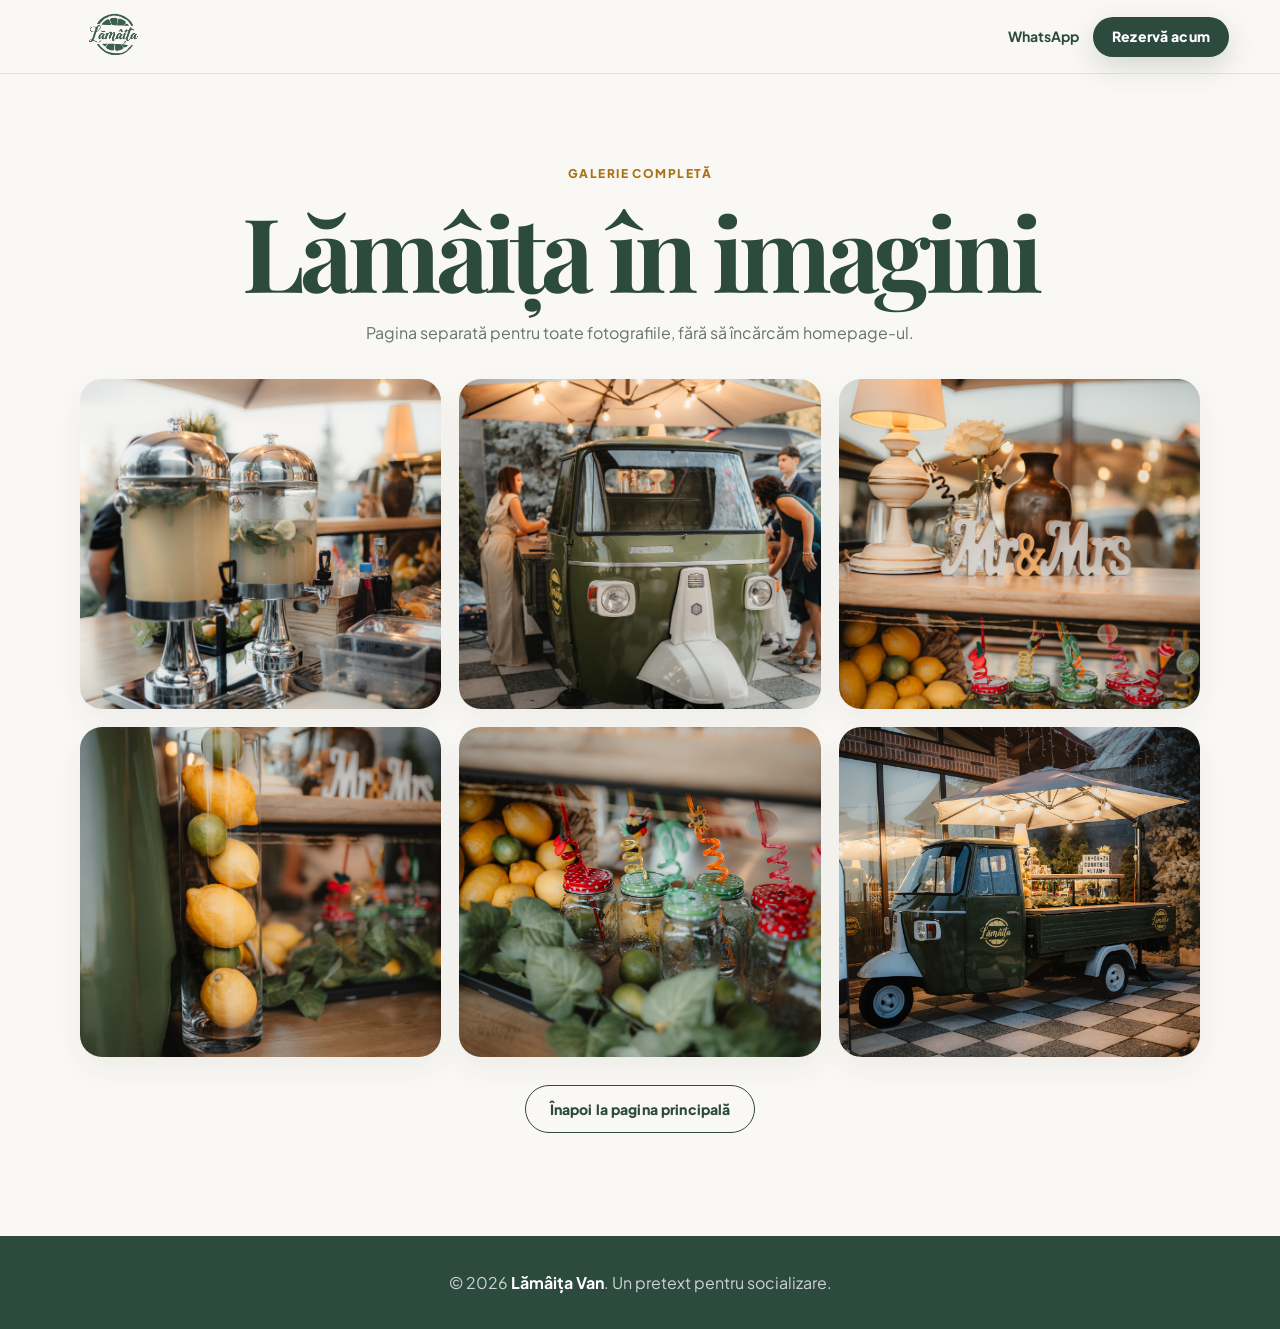
<file: galerie.html>
<!doctype html>
<html lang="ro">
<head>
  <meta charset="utf-8" />
  <meta name="viewport" content="width=device-width, initial-scale=1" />
  <title>Galerie | Lămâița Van</title>
  <meta name="description" content="Galerie foto Lămâița Van." />
  <link rel="preconnect" href="https://fonts.googleapis.com">
  <link rel="preconnect" href="https://fonts.gstatic.com" crossorigin>
  <link href="https://fonts.googleapis.com/css2?family=Playfair+Display:wght@600;700&family=Plus+Jakarta+Sans:wght@400;500;600;700&display=swap" rel="stylesheet">
  <link rel="stylesheet" href="assets/style.css" />
</head>
<body>
  <header class="site-header">
    <a href="index.html" class="brand" aria-label="Lămâița Van acasă">
      <img src="assets/logo-lamaita.png" alt="Lămâița Van" />
    </a>
    <nav class="top-actions" aria-label="Acțiuni rapide">
      <a class="phone-link" href="https://wa.me/40751901132" target="_blank" rel="noopener">WhatsApp</a>
      <a class="btn btn-primary btn-small" href="index.html#rezervare">Rezervă acum</a>
    </nav>
  </header>

  <main class="gallery-page section">
    <div class="section-head">
      <p class="eyebrow">Galerie completă</p>
      <h1>Lămâița în imagini</h1>
      <p>Pagina separată pentru toate fotografiile, fără să încărcăm homepage-ul.</p>
    </div>
    <div class="gallery-grid">
      <img src="assets/gallery-01.jpg" alt="Lămâița Van - galerie 1" />
      <img src="assets/gallery-02.jpg" alt="Lămâița Van - galerie 2" />
      <img src="assets/gallery-03.jpg" alt="Lămâița Van - galerie 3" />
      <img src="assets/gallery-04.jpg" alt="Lămâița Van - galerie 4" />
      <img src="assets/gallery-05.jpg" alt="Lămâița Van - galerie 5" />
      <img src="assets/gallery-06.jpg" alt="Lămâița Van - galerie 6" />
    </div>
    <div class="center">
      <a class="btn btn-ghost" href="index.html">Înapoi la pagina principală</a>
    </div>
  </main>

  <footer class="site-footer">
    <p>© 2026 <strong>Lămâița Van</strong>. Un pretext pentru socializare.</p>
  </footer>
</body>
</html>
</file>
<file: assets/style.css>
:root {
  --bg: #faf8f4;
  --paper: #ffffff;
  --ink: #1f352f;
  --muted: #64736f;
  --green: #2d4a3f;
  --green-soft: #e8efe9;
  --gold: #dfa83d;
  --gold-soft: #fff6dc;
  --line: rgba(31, 53, 47, 0.10);
  --shadow: 0 22px 55px rgba(31, 53, 47, 0.09);
  --serif: 'Playfair Display', Georgia, serif;
  --sans: 'Plus Jakarta Sans', system-ui, -apple-system, BlinkMacSystemFont, 'Segoe UI', sans-serif;
}

* { box-sizing: border-box; }
html { scroll-behavior: smooth; }

body {
  margin: 0;
  background: var(--bg);
  color: var(--ink);
  font-family: var(--sans);
  line-height: 1.6;
  -webkit-font-smoothing: antialiased;
}

a {
  color: inherit;
  text-decoration: none;
}

img,
video {
  display: block;
  width: 100%;
  max-width: 100%;
}

/* HEADER */

.site-header {
  position: sticky;
  top: 0;
  z-index: 30;
  height: 74px;
  display: flex;
  align-items: center;
  justify-content: space-between;
  gap: 16px;
  padding: 0 clamp(18px, 4vw, 56px);
  background: rgba(250, 248, 244, 0.88);
  backdrop-filter: blur(16px);
  border-bottom: 1px solid var(--line);
}

.brand img {
  width: auto;
  height: 72px;
  object-fit: contain;
}

.top-actions {
  display: flex;
  align-items: center;
  gap: 14px;
}

.phone-link {
  font-size: 14px;
  font-weight: 700;
  color: var(--green);
}

/* BUTTONS */

.btn {
  display: inline-flex;
  align-items: center;
  justify-content: center;
  min-height: 48px;
  padding: 0 24px;
  border-radius: 999px;
  border: 1px solid transparent;
  font-size: 14px;
  font-weight: 800;
  letter-spacing: 0.01em;
  cursor: pointer;
  transition: transform 180ms ease, box-shadow 180ms ease, background 180ms ease;
}

.btn:hover {
  transform: translateY(-2px);
}

.btn-primary {
  background: var(--green);
  color: white;
  box-shadow: 0 10px 28px rgba(45, 74, 63, 0.18);
}

.btn-ghost {
  background: transparent;
  color: var(--green);
  border-color: var(--green);
}

.btn-small {
  min-height: 40px;
  padding: 0 18px;
}

/* GENERAL */

.section {
  padding: clamp(62px, 8vw, 105px) clamp(20px, 5vw, 72px);
}

.narrow {
  max-width: 780px;
  margin: 0 auto;
  text-align: center;
}

.center {
  text-align: center;
  margin-top: 28px;
}

.eyebrow {
  margin: 0 0 12px;
  color: #a87218;
  font-size: 12px;
  font-weight: 900;
  letter-spacing: 0.12em;
  text-transform: uppercase;
}

h1,
h2 {
  font-family: var(--serif);
  font-weight: 700;
  line-height: 1.1;
  margin: 0;
  color: var(--green);
}

h1 {
  font-size: clamp(54px, 8vw, 108px);
  letter-spacing: -0.05em;
}

h2 {
  font-size: clamp(34px, 5vw, 62px);
  letter-spacing: -0.035em;
}

p {
  margin: 0;
  color: var(--muted);
}

/* HERO */

.hero {
  min-height: calc(100vh - 74px);
  display: grid;
  grid-template-columns: 0.86fr 1.14fr;
  gap: clamp(28px, 5vw, 72px);
  align-items: center;
  padding: clamp(38px, 6vw, 72px) clamp(20px, 5vw, 72px);
}

.hero-copy {
  max-width: 590px;
}

.hero-line {
  margin-top: 14px;
  font-family: var(--serif);
  font-size: clamp(20px, 2.35vw, 32px);
  color: var(--ink);
  line-height: 1.12;
}

.hero-actions {
  display: flex;
  gap: 14px;
  flex-wrap: wrap;
  margin-top: 34px;
}

.hero-media {
  margin: 0;
  overflow: hidden;
  border-radius: 32px;
  box-shadow: var(--shadow);
  background: var(--green-soft);
}

.hero-media img {
  height: min(76vh, 730px);
  object-fit: cover;
}

/* INTRO */

.intro {
  background: var(--green-soft);
}

.intro p {
  margin-top: 22px;
  font-size: clamp(17px, 2.2vw, 22px);
  color: var(--ink);
}

/* EXPERIENCE */

.split {
  max-width: 1120px;
  margin: 0 auto;
  display: grid;
  grid-template-columns: 0.9fr 1.1fr;
  gap: clamp(28px, 5vw, 76px);
  align-items: center;
}

.soft-panel {
  background: var(--paper);
  border: 1px solid var(--line);
  border-radius: 28px;
  padding: clamp(26px, 4vw, 46px);
  box-shadow: 0 12px 35px rgba(31, 53, 47, 0.04);
}

.soft-panel p {
  color: var(--ink);
  font-size: 18px;
}

.mini-list {
  display: flex;
  flex-wrap: wrap;
  gap: 10px;
  margin-top: 24px;
}

.mini-list span,
.event-tags span {
  display: inline-flex;
  align-items: center;
  min-height: 42px;
  padding: 0 18px;
  border-radius: 999px;
  background: var(--gold-soft);
  color: #8a6419;
  font-weight: 800;
  font-size: 13px;
}

/* PACKAGE */

.package {
  background: #f3efe8;
}

.section-head {
  max-width: 820px;
  margin: 0 auto 34px;
  text-align: center;
}

.section-head p:last-child {
  margin-top: 12px;
}

.package-card {
  max-width: 680px;
  margin: 0 auto;
  background: var(--paper);
  border-radius: 30px;
  padding: clamp(28px, 5vw, 52px);
  box-shadow: var(--shadow);
  border: 1px solid var(--line);
}

.package-card ul {
  list-style: none;
  padding: 0;
  margin: 0 0 30px;
}

.package-card li {
  display: flex;
  gap: 12px;
  padding: 14px 0;
  border-bottom: 1px solid rgba(31, 53, 47, 0.08);
  color: var(--ink);
}

.package-card li::before {
  content: '✓';
  color: var(--gold);
  font-weight: 900;
}

.package-card li:last-child {
  border-bottom: 0;
}

.package-card .btn {
  width: 100%;
}

/* SLIDER */

.slider {
  position: relative;
  max-width: 930px;
  margin: 0 auto;
  overflow: hidden;
  border-radius: 30px;
  background: var(--green-soft);
  box-shadow: var(--shadow);
}

.slider-track {
  display: flex;
  transition: transform 450ms ease;
}

.slider-track img {
  flex: 0 0 100%;
  height: clamp(330px, 58vw, 640px);
  object-fit: cover;
}

.slider-control {
  position: absolute;
  top: 50%;
  z-index: 3;
  transform: translateY(-50%);
  width: 48px;
  height: 48px;
  border-radius: 999px;
  border: 0;
  background: rgba(255, 255, 255, 0.92);
  color: var(--green);
  font-size: 34px;
  line-height: 1;
  cursor: pointer;
  box-shadow: 0 8px 25px rgba(0, 0, 0, 0.10);
}

.slider-control.prev {
  left: 16px;
}

.slider-control.next {
  right: 16px;
}

/* EVENTS */

.events {
  background: var(--green-soft);
}

.event-tags {
  max-width: 850px;
  margin: 0 auto;
  display: flex;
  flex-wrap: wrap;
  justify-content: center;
  gap: 12px;
}

.event-tags span {
  background: white;
  color: var(--green);
  border: 1px solid rgba(45, 74, 63, 0.08);
}

/* VIDEO */

.video-box {
width: min(100%, 420px);
margin: 0 auto;
border-radius: 30px;
overflow: hidden;
background: #111;
box-shadow: var(--shadow);
aspect-ratio: 9 / 16;
}

.video-box video {
width: 100%;
height: 100%;
object-fit: cover;
}

/* CONTACT */

.contact {
  background: #fcfbf8;
  border-top: 1px solid var(--line);
}

.contact-grid {
  max-width: 1120px;
  margin: 0 auto;
  display: grid;
  grid-template-columns: 0.85fr 1.15fr;
  gap: clamp(30px, 6vw, 78px);
  align-items: start;
}

.contact-copy p:not(.eyebrow) {
  margin-top: 18px;
  font-size: 17px;
}

.contact-links {
  display: grid;
  gap: 12px;
  margin-top: 30px;
}

.contact-links a {
  display: block;
  background: var(--paper);
  border: 1px solid var(--line);
  border-radius: 18px;
  padding: 16px 18px;
  font-weight: 800;
  color: var(--green);
}

.contact-links a i {
  margin-right: 8px;
}

/* FORM */

.booking-form {
  display: grid;
  grid-template-columns: 1fr 1fr;
  gap: 16px;
  background: var(--paper);
  border: 1px solid var(--line);
  border-radius: 30px;
  padding: clamp(22px, 4vw, 42px);
  box-shadow: 0 14px 40px rgba(31, 53, 47, 0.05);
}

.booking-form label {
  display: grid;
  gap: 6px;
  font-size: 13px;
  font-weight: 900;
  color: var(--ink);
}

.booking-form .full {
  grid-column: 1 / -1;
}

input,
select,
textarea {
  width: 100%;
  border: 1px solid rgba(31, 53, 47, 0.18);
  border-radius: 14px;
  padding: 14px 15px;
  font: inherit;
  background: #fbfcfb;
  color: var(--ink);
  outline: none;
}

input:focus,
select:focus,
textarea:focus {
  border-color: var(--green);
  box-shadow: 0 0 0 4px rgba(45, 74, 63, 0.08);
  background: white;
}

/* FOOTER */

.site-footer {
  padding: 34px 20px;
  background: var(--green);
  text-align: center;
}

.site-footer p {
  color: rgba(255, 255, 255, 0.76);
}

.site-footer strong {
  color: white;
}

/* GALLERY PAGE */

.gallery-page {
  padding-top: 90px;
}

.gallery-grid {
  max-width: 1120px;
  margin: 0 auto;
  display: grid;
  grid-template-columns: repeat(3, 1fr);
  gap: 18px;
}

.gallery-grid img {
  height: 310px;
  object-fit: cover;
  border-radius: 22px;
  box-shadow: 0 12px 30px rgba(31, 53, 47, 0.06);
}

/* RESPONSIVE */

@media (max-width: 900px) {
  .phone-link {
    display: none;
  }

  .hero,
  .split,
  .contact-grid {
    grid-template-columns: 1fr;
  }

  .hero {
    min-height: auto;
    padding-top: 18px;
    gap: 20px;
  }

  .hero-copy {
    text-align: center;
    margin: 0 auto;
  }

  .hero-media img {
    height: 70vh;
    min-height: 540px;
    object-position: center;
  }

  .gallery-grid {
    grid-template-columns: 1fr 1fr;
  }
}

@media (max-width: 560px) {
  .site-header {
    height: 66px;
    padding: 0 14px;
  }

  .brand img {
    height: 58px;
  }

  .btn-small {
    min-height: 38px;
    padding: 0 14px;
    font-size: 12px;
  }

  .hero {
    padding: 18px 18px 42px;
  }

  .eyebrow {
    font-size: 11px;
    letter-spacing: 0.10em;
    margin-bottom: 10px;
  }

  h1 {
    font-size: 50px;
  }

  .hero-line {
    font-size: 21px;
    max-width: 310px;
    margin-left: auto;
    margin-right: auto;
  }

  .hero-media {
    border-radius: 26px;
  }

  .hero-media img {
    height: 70vh;
    min-height: 540px;
  }

  .section {
    padding-left: 18px;
    padding-right: 18px;
  }

  .booking-form {
    grid-template-columns: 1fr;
  }

  .booking-form .full {
    grid-column: auto;
  }

  .gallery-grid {
    grid-template-columns: 1fr;
  }

  .gallery-grid img {
    height: 330px;
  }
}
  .gallery-grid img { height: 330px; }
}
</file>
